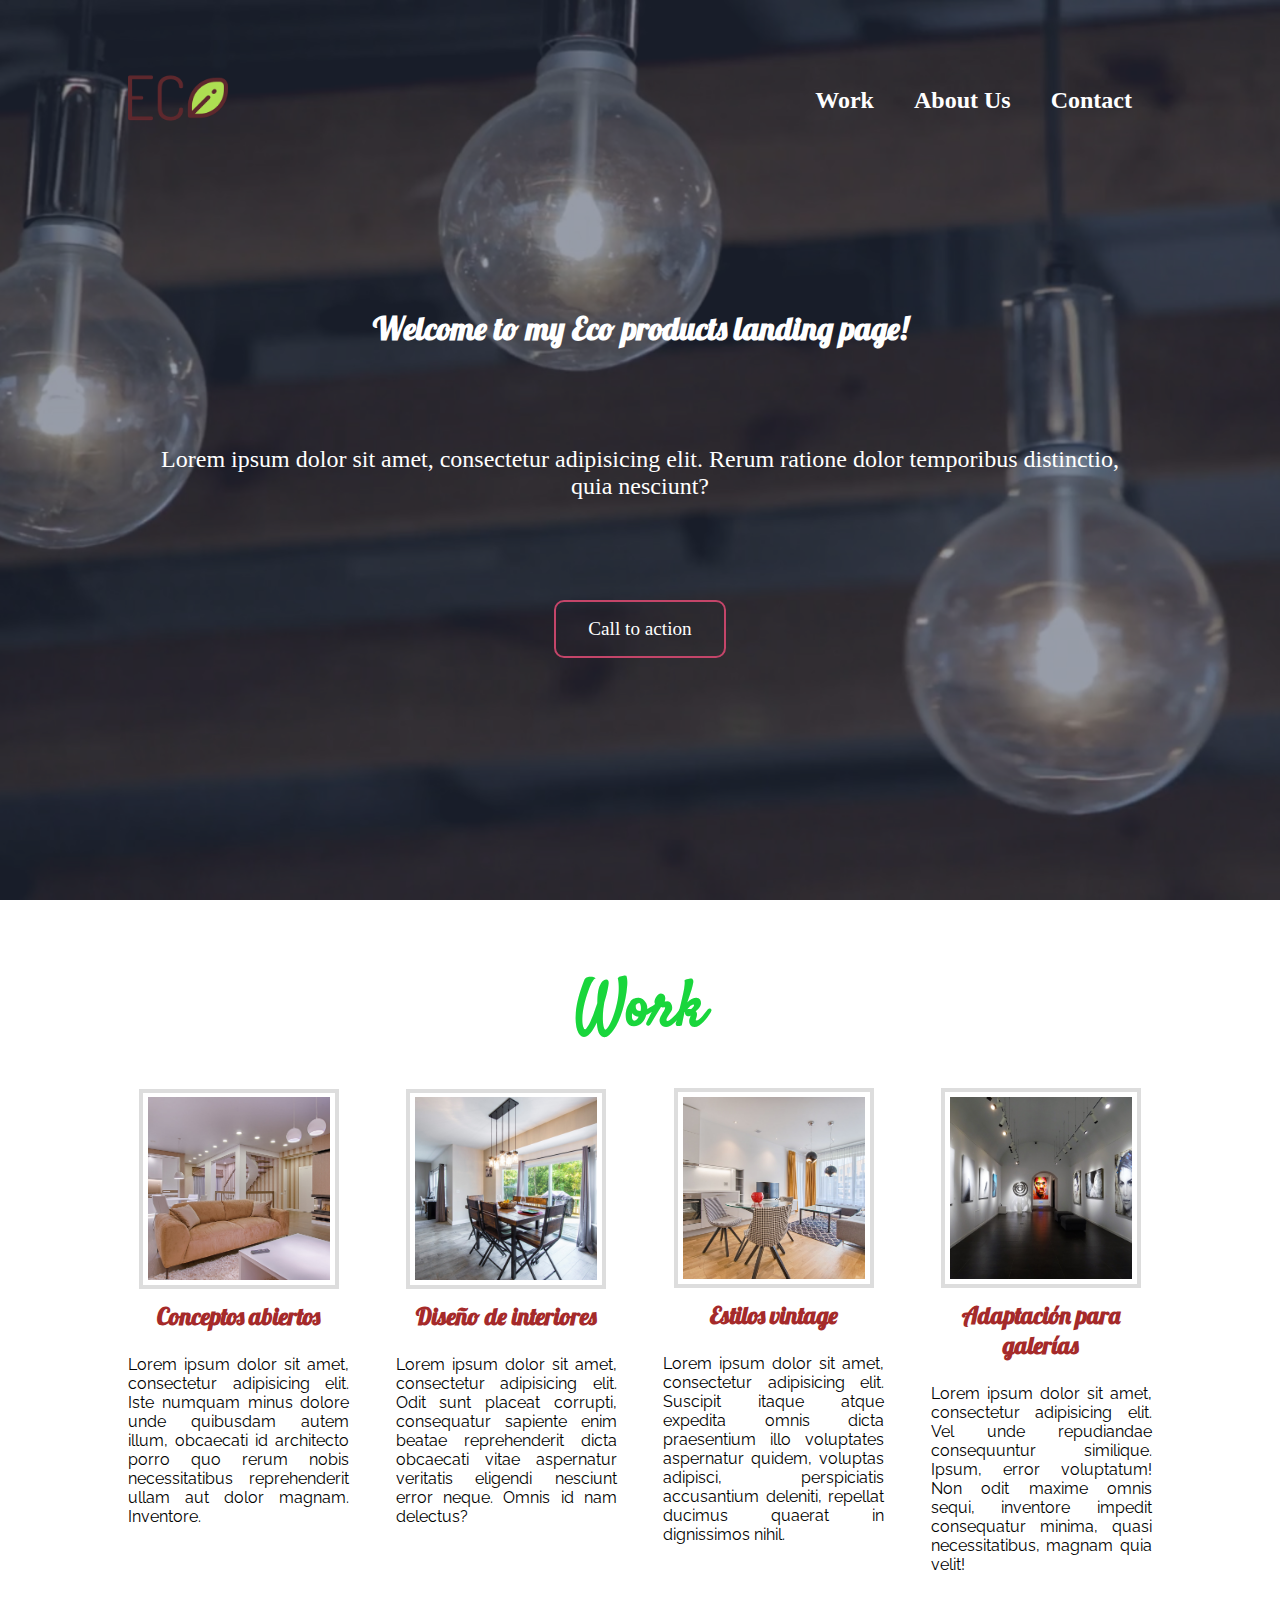
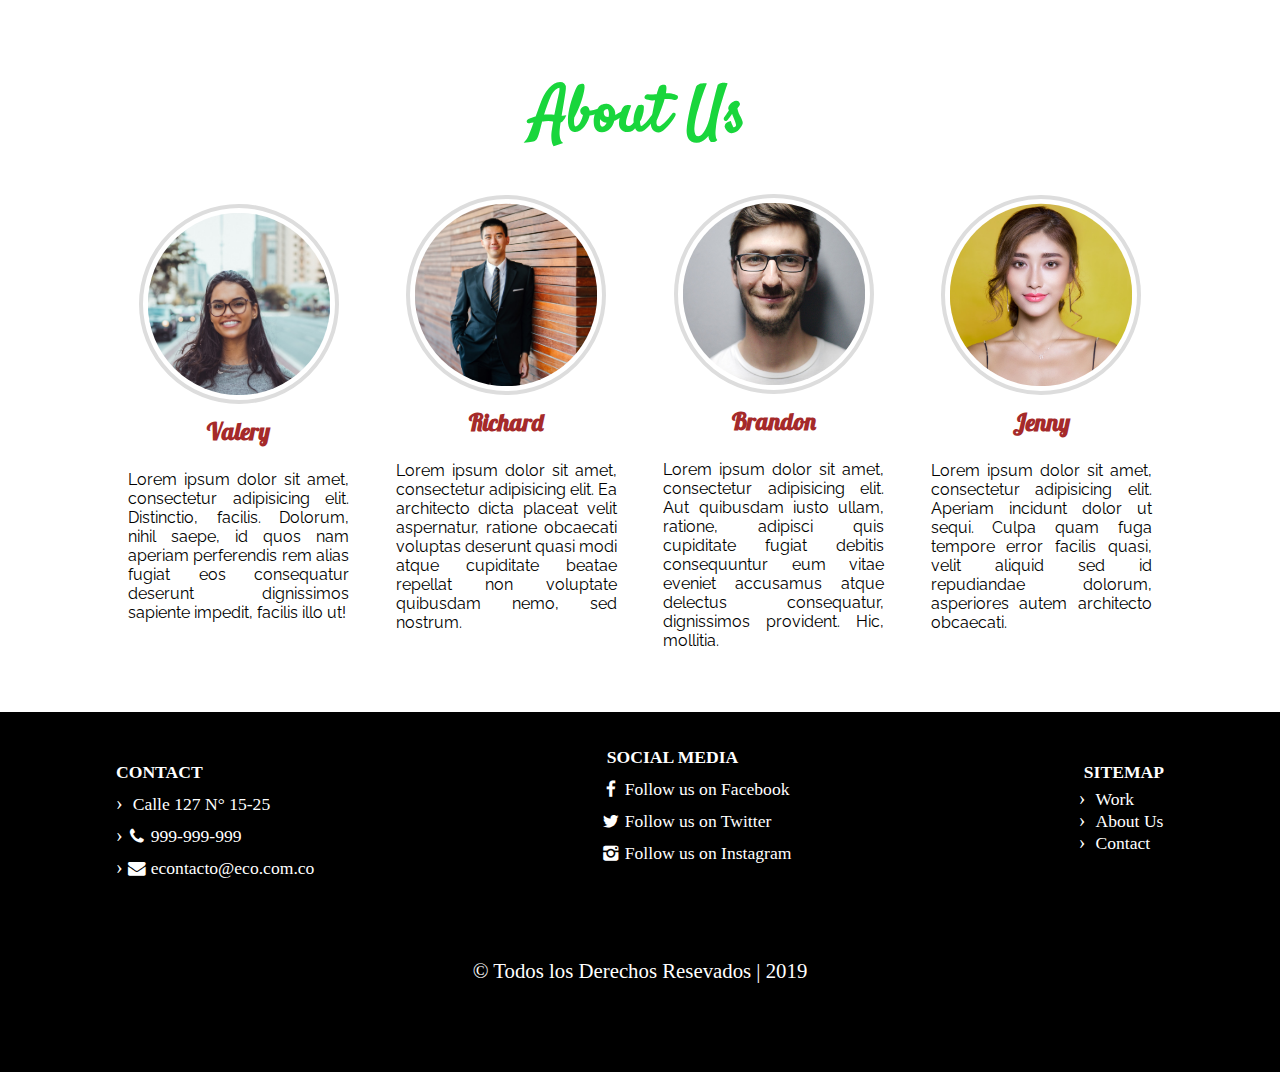
<file: index.html>
<!DOCTYPE html>
<html lang="en" dir="ltr">
  <head>
    <meta charset="utf-8">
    <title>Eco products</title>
    <meta name="viewport" content="width=device-width, initial-scale=1, maximum-scale=1">
    <link rel="shortcut icon" href="images/eco.png">
    <link rel="stylesheet" href="css/estilos.css">
    <link rel="stylesheet" href="css/icons.css">
    <link rel="stylesheet" href="css/menu.css">
    <link href="https://fonts.googleapis.com/css?family=Lobster|Raleway|Satisfy&display=swap" rel="stylesheet">
  </head>
  <body>
    <section class="portada">
      <div class="header__video">
        <video src="video/bulbs.mp4" autoplay loop poster="images/posterimage.jpg"></video>
      </div>
      <header class="header">
        <div class="header__overlay"></div>
        <div class="logo__menu container container--flex">
          <div class="column column--50">
            <figure class="figure__logo">
              <a href="index.html"><img src="images/eco.png" alt="eco.png" class="logo"></a>
            </figure>
          </div>
          <div class="column column--50">
            <input type="checkbox" id="btn__menu">
            <label for="btn__menu"><img src="images/icono-menu.png" alt="icono-menu"></label>
            <nav class="menu">
              <ul>
                <li><a href="#work" class="menu__link menu__link--select">Work</a></li>
                <li><a href="#aboutus" class="menu__link">About Us</a></li>
                <li><a href="contacto.html" class="menu__link">Contact</a></li>
              </ul>
            </nav>
          </div>
        </div>
      </header>
      <div class="banner__content container">
        <h1 class="main__title">Welcome to my Eco products landing page!</h1>
        <p>Lorem ipsum dolor sit amet, consectetur adipisicing elit. Rerum ratione dolor temporibus distinctio, quia nesciunt?</p>
        <a href="#" class="btn">Call to action</a>
      </div>
    </section>
    <main class="main">
      <section class="work__section">
        <div class="work container container--flex">
          <h2 class="workmaintitle" id="work">Work</h2>
          <div class="column column--50-25">
            <img class="work__img" src="images/work1.jpg" alt="work1.jpg">
            <h3 class="title__work">Conceptos abiertos</h3>
            <p class="workdescription">Lorem ipsum dolor sit amet, consectetur adipisicing elit. Iste numquam minus dolore unde quibusdam autem illum, obcaecati id architecto porro quo rerum nobis necessitatibus reprehenderit ullam aut dolor magnam. Inventore.</p>
          </div>
          <div class="column column--50-25">
            <img class="work__img" src="images/work2.jpg" alt="work2.jpg">
            <h3 class="title__work">Diseño de interiores</h3>
            <p class="workdescription">Lorem ipsum dolor sit amet, consectetur adipisicing elit. Odit sunt placeat corrupti, consequatur sapiente enim beatae reprehenderit dicta obcaecati vitae aspernatur veritatis eligendi nesciunt error neque. Omnis id nam delectus?</p>
          </div>
          <div class="column column--50-25">
            <img class="work__img" src="images/work3.jpg" alt="work3.jpg">
            <h3 class="title__work">Estilos vintage</h3>
            <p class="workdescription">Lorem ipsum dolor sit amet, consectetur adipisicing elit. Suscipit itaque atque expedita omnis dicta praesentium illo voluptates aspernatur quidem, voluptas adipisci, perspiciatis accusantium deleniti, repellat ducimus quaerat in dignissimos nihil.</p>
          </div>
          <div class="column column--50-25">
            <img class="work__img" src="images/work4.jpg" alt="work4.jpg">
            <h3 class="title__work">Adaptación para galerías</h3>
            <p class="workdescription">Lorem ipsum dolor sit amet, consectetur adipisicing elit. Vel unde repudiandae consequuntur similique. Ipsum, error voluptatum! Non odit maxime omnis sequi, inventore impedit consequatur minima, quasi necessitatibus, magnam quia velit!</p>
          </div>
        </div>
      </section>
      <section class="aboutus__section">
        <div class="aboutus container container--flex">
          <h2 class="aboutmaintitle" id="aboutus">About Us</h2>
          <div class="column column--50-25">
            <img class="about__img" src="images/about1.jpg" alt="about1.jpg">
            <h3 class="title__about">Valery</h3>
            <p class="aboutdescription">Lorem ipsum dolor sit amet, consectetur adipisicing elit. Distinctio, facilis. Dolorum, nihil saepe, id quos nam aperiam perferendis rem alias fugiat eos consequatur deserunt dignissimos sapiente impedit, facilis illo ut!</p>
          </div>
          <div class="column column--50-25">
            <img class="about__img" src="images/about2.jpg" alt="about2.jpg">
            <h3 class="title__about">Richard</h3>
            <p class="aboutdescription">Lorem ipsum dolor sit amet, consectetur adipisicing elit. Ea architecto dicta placeat velit aspernatur, ratione obcaecati voluptas deserunt quasi modi atque cupiditate beatae repellat non voluptate quibusdam nemo, sed nostrum.</p>
          </div>
          <div class="column column--50-25">
            <img class="about__img" src="images/about3.jpg" alt="about3.jpg">
            <h3 class="title__about">Brandon</h3>
            <p class="aboutdescription">Lorem ipsum dolor sit amet, consectetur adipisicing elit. Aut quibusdam iusto ullam, ratione, adipisci quis cupiditate fugiat debitis consequuntur eum vitae eveniet accusamus atque delectus consequatur, dignissimos provident. Hic, mollitia.</p>
          </div>
          <div class="column column--50-25">
            <img class="about__img" src="images/about4.jpg" alt="about4.jpg">
            <h3 class="title__about">Jenny</h3>
            <p class="aboutdescription">Lorem ipsum dolor sit amet, consectetur adipisicing elit. Aperiam incidunt dolor ut sequi. Culpa quam fuga tempore error facilis quasi, velit aliquid sed id repudiandae dolorum, asperiores autem architecto obcaecati.</p>
          </div>
        </div>
      </section>
    </main>
    <footer class="footer">
      <div class="container container--flex">
        <div class="contact column column--33">
          <p><a href="contacto.html" class="contact__form">CONTACT</a></p>
          <p class="vineta address">Calle 127 N° 15-25</p>
          <p class="vineta phone"><a href="tel:999-999-999" class="icon-phone">999-999-999</a></p>
          <p class="vineta mail"><a href="mailto:econtacto@eco.com.co" class="icon-mail">econtacto@eco.com.co</a></p>
        </div>
        <div class="social__media column column--33">
          <p class="social">SOCIAL MEDIA</p>
          <p><a href="" class="icon-facebook">Follow us on Facebook</a></p>
          <p><a href="" class="icon-twitter">Follow us on Twitter</a></p>
          <p><a href="" class="icon-instagrem">Follow us on Instagram</a></p>
        </div>
        <div class="site__map column column--33">
          <p class="site">SITEMAP</p>
          <nav class="menu__footer">
            <ul>
              <li><a href="#work" class="menu__link menu__link--select">Work</a></li>
              <li><a href="#aboutus" class="menu__link">About Us</a></li>
              <li><a href="contacto.html" class="menu__link">Contact</a></li>
            </ul>
          </nav>
        </div>
      </div>
      <div class="copy">
        <p>&copy Todos los Derechos Resevados | 2019</p>
      </div>
    </footer>
  </body>
</html>
</file>
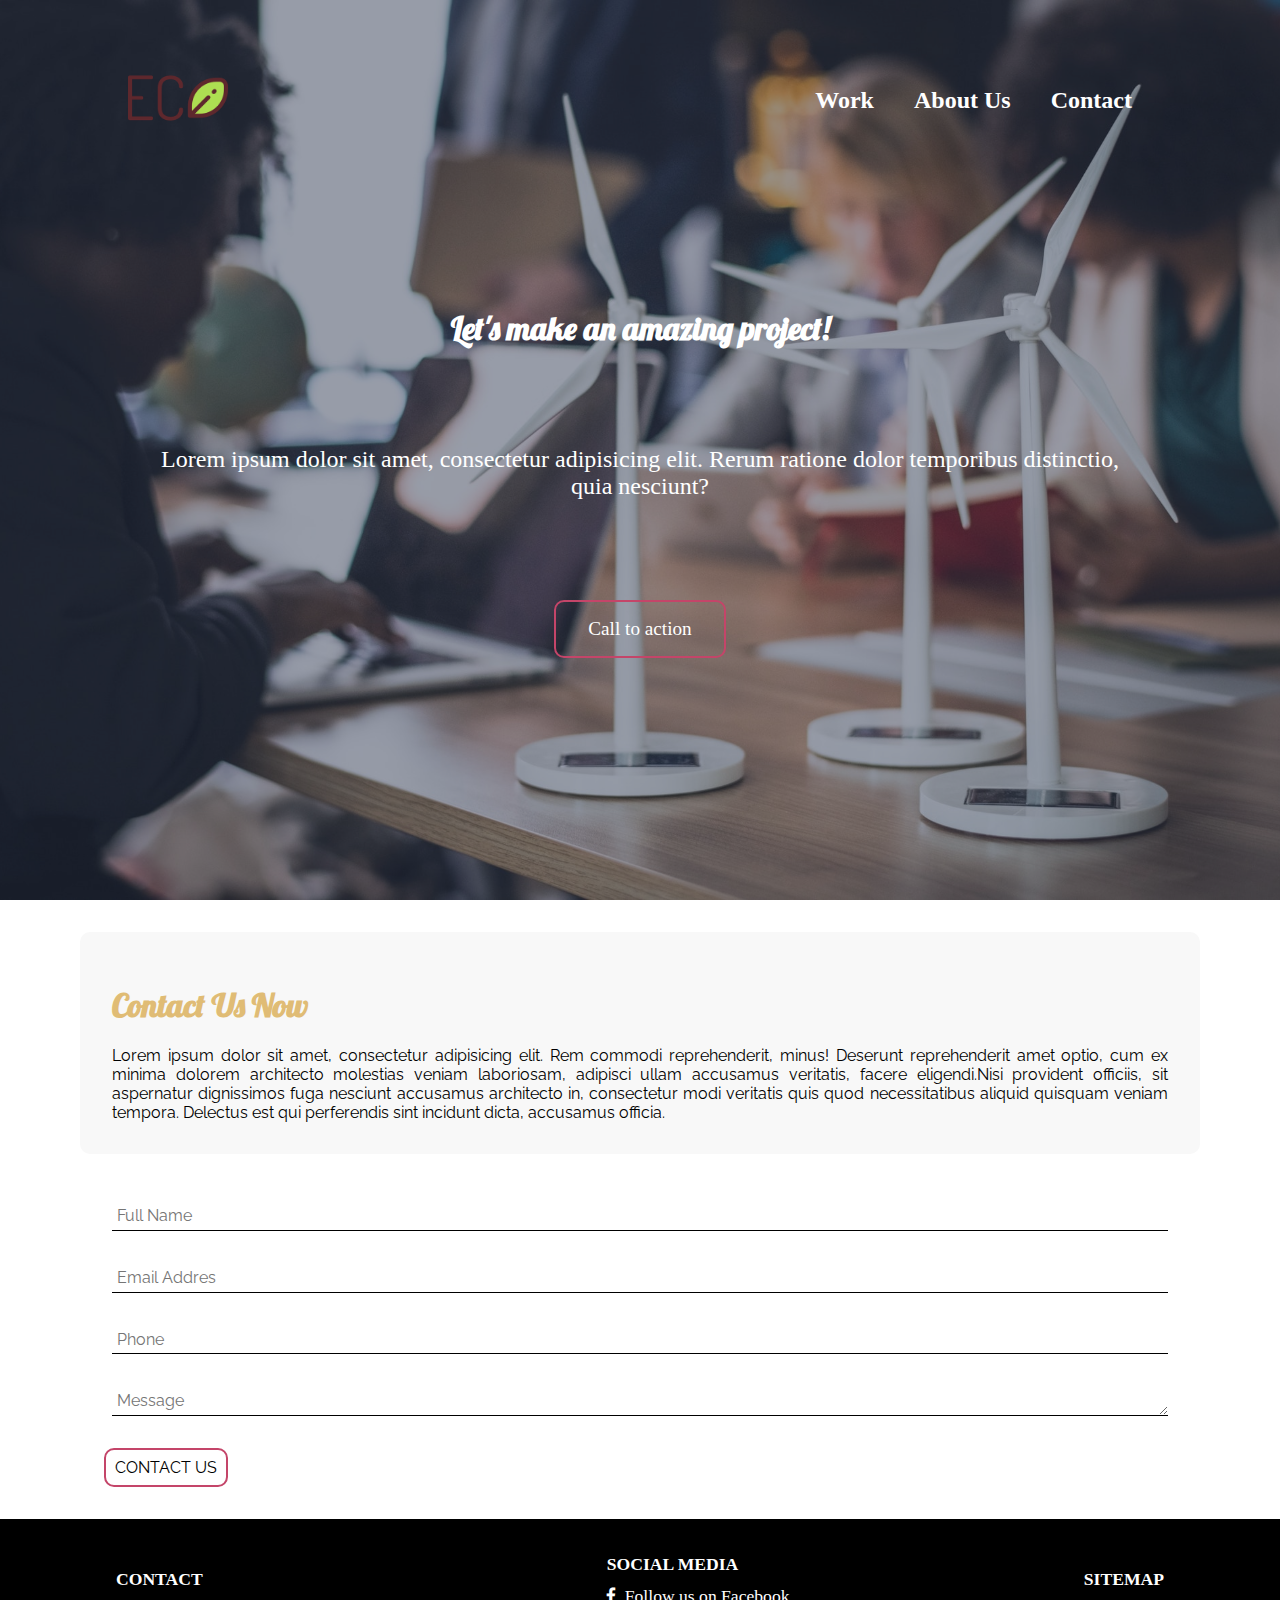
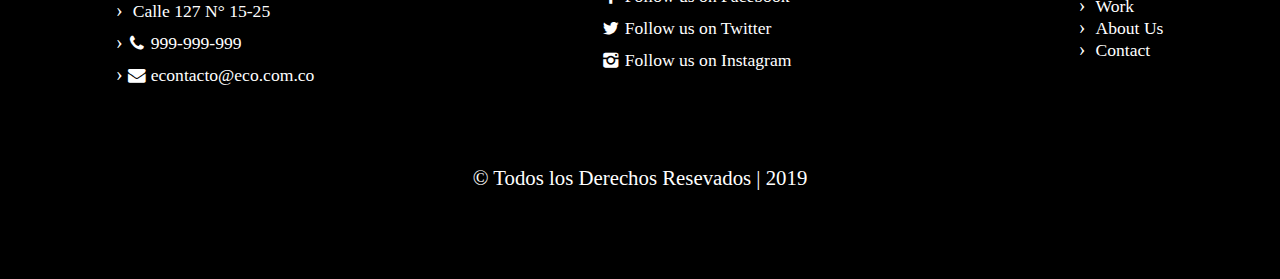
<file: contacto.html>
<!DOCTYPE html>
<html lang="en" dir="ltr">
  <head>
    <meta charset="utf-8">
    <title>Eco products | Contacto</title>
    <meta name="viewport" content="width=device-width, initial-scale=1, maximum-scale=1">
    <link rel="shortcut icon" href="images/eco.png">
    <link rel="stylesheet" href="css/estilos.css">
    <link rel="stylesheet" href="css/icons.css">
    <link rel="stylesheet" href="css/menu.css">
    <link rel="stylesheet" href="css/contacto.css">
    <link href="https://fonts.googleapis.com/css?family=Lobster|Raleway|Satisfy&display=swap" rel="stylesheet">
  </head>
  <body>
    <section class="portada">
      <div class="header__video">
        <img src="images/contact.jpg" alt="contact.jpg">
      </div>
      <header class="header">
        <div class="header__overlay"></div>
        <div class="logo__menu container container--flex">
          <div class="column column--50">
            <figure class="figure__logo">
              <a href="index.html"><img src="images/eco.png" alt="eco.png" class="logo"></a>
            </figure>
          </div>
          <div class="column column--50">
            <input type="checkbox" id="btn__menu">
            <label for="btn__menu"><img src="images/icono-menu.png" alt="icono-menu"></label>
            <nav class="menu">
              <ul>
                <li><a href="index.html#work" class="menu__link menu__link--select">Work</a></li>
                <li><a href="index.html#aboutus" class="menu__link">About Us</a></li>
                <li><a href="contacto.html" class="menu__link">Contact</a></li>
              </ul>
            </nav>
          </div>
        </div>
      </header>
      <div class="banner__content container">
        <h1 class="main__title">Let's make an amazing project!</h1>
        <p>Lorem ipsum dolor sit amet, consectetur adipisicing elit. Rerum ratione dolor temporibus distinctio, quia nesciunt?</p>
        <a href="#" class="btn">Call to action</a>
      </div>
    </section>
    <main>
      <section>
        <div class="content container container--flex">
          <div class="column">
            <h1 class="contact__title">Contact Us Now</h1>
            <p><span>Lorem ipsum dolor sit amet, consectetur adipisicing elit. Rem commodi reprehenderit, minus! Deserunt reprehenderit amet optio, cum ex minima dolorem architecto molestias veniam laboriosam, adipisci ullam accusamus veritatis, facere eligendi.</span><span>Nisi provident officiis, sit aspernatur dignissimos fuga nesciunt accusamus architecto in, consectetur modi veritatis quis quod necessitatibus aliquid quisquam veniam tempora. Delectus est qui perferendis sint incidunt dicta, accusamus officia.</span></p>
          </div>
        </div>
      </section>
      <form class="container container--flex" action="index.html" method="post">
        <div class="formulario column">
          <input type="text" name="name" value="" placeholder="Full Name" required>
          <input type="email" name="mail" value="" placeholder="Email Addres" required>
          <input type="text" name="phone" value="" placeholder="Phone">
          <textarea name="name" rows="1" cols="30" placeholder="Message" class="message"></textarea>
          <input type="submit" name="" value="CONTACT US" class="btn__form">
        </div>
      </form>
    </main>
    <footer class="footer">
      <div class="container container--flex">
        <div class="contact column column--33">
          <p><a href="contacto.html" class="contact__form">CONTACT</a></p>
          <p class="vineta address">Calle 127 N° 15-25</p>
          <p class="vineta phone"><a href="tel:999-999-999" class="icon-phone">999-999-999</a></p>
          <p class="vineta mail"><a href="mailto:econtacto@eco.com.co" class="icon-mail">econtacto@eco.com.co</a></p>
        </div>
        <div class="social__media column column--33">
          <p class="social">SOCIAL MEDIA</p>
          <p><a href="" class="icon-facebook">Follow us on Facebook</a></p>
          <p><a href="" class="icon-twitter">Follow us on Twitter</a></p>
          <p><a href="" class="icon-instagrem">Follow us on Instagram</a></p>
        </div>
        <div class="site__map column column--33">
          <p class="site">SITEMAP</p>
          <nav class="menu__footer">
            <ul>
              <li><a href="index.html#work" class="menu__link menu__link--select">Work</a></li>
              <li><a href="index.html#aboutus" class="menu__link">About Us</a></li>
              <li><a href="contacto.html" class="menu__link">Contact</a></li>
            </ul>
          </nav>
        </div>
      </div>
      <div class="copy">
        <p>&copy Todos los Derechos Resevados | 2019</p>
      </div>
    </footer>
  </body>
</html>
</file>
<file: css/estilos.css>
*
{
  margin: 0;
  padding: 0;
  box-sizing: border-box;
}

body
{
  margin: 0;
  padding: 0;
  /* overflow: hidden; */
}

.container
{
  max-width: 70rem;
  padding: 0 1rem;
  margin: auto;
  text-align: center;
}

.container--flex
{
  display: flex;
  flex-wrap: wrap;
  justify-content: space-between;
  align-items: center;
}

.header
{
  height: 100vh;
  position: relative;
}

.header__overlay
{
  position: absolute;
  height: 100vh;
  width: 100%;
  z-index: -1;
  background: rgba(48, 57, 82, 0.5);
  overflow: hidden;
  /* top: 50%;
  left: 50%;
  transform: translateX(-50%) translateY(-50%); */
}

.header__video
{
  position: absolute;
  height: 100vh;
  width: 100%;
  z-index: -2;
  overflow: hidden;
  /* top: 50%;
  left: 50%;
  transform: translateX(-50%) translateY(-50%); */
}

.header__video video
{
  min-width: 100%;
  min-height: 100%;
  width: 100%;
  object-fit: cover;
  position: absolute;
}

.logo__menu
{
  padding-top: 1rem;
}

.figure__logo
{
  display: inline-block;
}

.logo
{
  max-width: 100px;
}

.menu
{
  text-align: justify;
  color: #FFFFFF;
}

.menu ul
{
  display: flex;
  list-style: none;
}

.menu a
{
  text-decoration: none;
  color: #FFFFFF;
  padding-right: 2rem;
  font-size: 1.2rem;
  font-weight: bold;
}

.menu a:hover
{
  text-decoration: underline;
}

.banner__content
{
  color: #FFFFFF;
  position: absolute;
  height: 50vh;
  width: 100%;
  margin-top: 4%;
  top: 50%;
  left: 50%;
  /* right: 50%; */
  transform: translateX(-50%) translateY(-50%);
  /* margin-top: 1rem; */
}

.banner__content h1
{
  font-size: 2rem;
  font-family: 'Lobster', cursive;
  padding: 0 3rem 3rem 3rem;
}

.banner__content p
{
  font-size: 1.5rem;
}

.btn
{
  display: inline-block;
  color: #FFFFFF;
  background: none;
  text-decoration: none;
  padding: 1rem 2rem;
  margin-top: 3rem;
  border: 2px solid #C44569;
  border-radius: 10px;
  font-size: 1.2rem;
}

.btn:hover
{
  background: #C44569;
  font-family: 'Lobster', cursive;
  color: #272b38;
}

.work, .aboutus
{
  padding: 2rem;
  margin: 2rem;
  margin: auto;
}

.workmaintitle, .aboutmaintitle
{
  font-size: 3rem;
  margin: auto;
  font-family: 'Satisfy', cursive;
  padding: 2rem;
  color: #A52A2A;
  width: 100%;
}

.work__img, .about__img
{
  width: 200px;
  height: 200px;
  object-fit: cover;
  margin: auto;
  padding: 0.3rem;
  border: 4px solid #DDDDDD;
}

.work__img:hover, .about__img:hover
{
  transform: scale(1.04);
  transition: all 0.5s;
  background: rgba(25, 214, 60, 0.8);
}

.about__img
{
  border-radius: 50%;
}

.title__work, .title__about
{
  font-family: 'Lobster', cursive;
  padding: 0.5rem;
  font-size: 1.5rem;
  color: #19d63c;
}

.workdescription, .aboutdescription
{
  font-family: 'Raleway', sans-serif;
  padding: 1rem;
  margin-bottom: 2rem;
  text-align: justify;
  font-size: 1rem;
}

.footer
{
  height: 70vh;
  background: #000000;
  color: #FFFFFF;
}

.footer a
{
  color: #FFFFFF;
  text-decoration: none;
}

.menu__footer a, ul
{
  text-align: left;
  text-decoration: none;
  list-style: none;
  color: #FFFFFF;
}

.menu__footer li::before
{
  content: '›';
  font-size: 20px;
  line-height: 20px;
  padding-right: 10px;
}

.footer .social__media, .contact
{
  text-align: justify;
}

.footer .contact .vineta::before
{
  content: '›';
  font-size: 20px;
  line-height: 20px;
  padding-right: 10px;
}

.footer .column
{
  font-size: 1.1rem;
}

.contact, .social__media, .site__map
{
  padding: 15px;
}

.footer [class*="icon-"]::before
{
  position: relative;
  top: 3px;
  right: 5px;
}

.contact p, .social__media p, .site__map p
{
  padding: 5px;
}

.contact__form, .social, .site
{
  font-weight: bold;
}

.copy
{
  margin: auto;
  text-align: center;
  font-size: 1.3rem;
}
</file>
<file: css/icons.css>
@charset "UTF-8";

@font-face {
  font-family: "eco";
  src:url("../fonts/eco.eot");
  src:url("../fonts/eco.eot?#iefix") format("embedded-opentype"),
    url("../fonts/eco.woff") format("woff"),
    url("../fonts/eco.ttf") format("truetype"),
    url("../fonts/eco.svg#eco") format("svg");
  font-weight: normal;
  font-style: normal;

}

[data-icon]:before {
  font-family: "eco" !important;
  content: attr(data-icon);
  font-style: normal !important;
  font-weight: normal !important;
  font-variant: normal !important;
  text-transform: none !important;
  speak: none;
  line-height: 1;
  -webkit-font-smoothing: antialiased;
  -moz-osx-font-smoothing: grayscale;
}

[class^="icon-"]:before,
[class*=" icon-"]:before {
  font-family: "eco" !important;
  font-style: normal !important;
  font-weight: normal !important;
  font-variant: normal !important;
  text-transform: none !important;
  speak: none;
  line-height: 1;
  -webkit-font-smoothing: antialiased;
  -moz-osx-font-smoothing: grayscale;
}

.icon-phone:before {
  content: "\61";
}
.icon-mail:before {
  content: "\62";
}
.icon-menu:before {
  content: "\63";
}
.icon-facebook:before {
  content: "\64";
}
.icon-instagrem:before {
  content: "\65";
}
.icon-twitter:before {
  content: "\66";
}
</file>
<file: css/menu.css>
#btn__menu
{
  display: none;
}

.header label
{
  display: none;
  box-sizing: content-box;
  width: 40px;
  height: 40px;
  padding: 20px;
  border-radius: 8px;
}

.header label:hover
{
  cursor: pointer;
  background: rgba(255, 255, 255, 0.3);
}

@media screen and (min-width:320px)
{
  .container--flex
  {
    flex-direction: column;
    align-items: flex-start;
  }

  .contact
  {
    padding-top: 45px;
  }

  .logo__menu
  {
    padding: 2rem;
  }

  .header label
  {
    display: block;
    margin-left: -40%;
    z-index: 1000;
  }

  .header__video
  {
    height: 100vh;
  }

  .header
  {
    height: 100vh;
  }

  .header__overlay
  {
    height: 100vh;
  }

  .main__title
  {
    padding-top: 0;
  }

  .banner__content
  {
    margin-top: 17%;
  }

  .banner__content h1 {
    font-size: 1.5rem;
}

.banner__content p {
    font-size: 1.2rem;
}

  .menu
  {
    position: absolute;
    z-index: 1;
    background: rgba(25, 214, 60, 0.8);
    width: 70%;
    margin-left: -85%;
    left: 0%;
    transition: all 0.6s;
  }

  .menu li a
  {
    display: block;
    font-size: 2rem;
    padding: 10px;
  }

  .menu a:hover
  {
    text-decoration: none;
    background: rgba(0, 0, 0, 0.5);
  }

  .menu ul
  {
    display: flex;
    flex-direction: column;
  }

  .menu li
  {
    border-top: 2px solid #FFFFFF;
  }

  .footer
  {
    height: 100vh;
  }

  .copy
  {
    padding-top: 60px;
  }

  #btn__menu:checked ~ .menu
  {
    margin: 0;
  }
}

@media screen and (min-width:480px)
{
  .header__video
  {
    height: 160vh;
  }

  .header
  {
    height: 160vh;
  }

  .header__overlay
  {
    height: 160vh;
  }

  .banner__content
  {
    margin-top: 17%;
  }

  .banner__content h1 {
    font-size: 2rem;
}

.banner__content p {
    font-size: 1.5rem;
}

  .menu li a
  {
    font-size: 1.8rem;
    padding: 0 20px;
  }

  .workmaintitle, .aboutmaintitle
  {
    font-size: 4rem;
    color: #19d63c;
  }

  .work__img, .about__img
  {
    width: 300px;
    height: 300px;
  }

  .title__work, .title__about
  {
    font-size: 1.8rem;
    color: #A52A2A;
  }

  .workdescription, .aboutdescription
  {
    font-size: 1.2rem;
  }

  .footer
  {
    height: 175vh;
  }
}

@media screen and (min-width:768px)
{

  .container--flex
  {
    flex-direction: row;
    align-items:center;
    /* justify-content: space-between; */
  }

  .header label
  {
    display: none;
  }

  .header__video
  {
    height: 70vh;
  }

  .header
  {
    height: 70vh;
  }

  .header__overlay
  {
    height: 70vh;
  }

  .banner__content
  {
    margin-top: 4%;
  }

  .column--50-25
  {
    width: 49%;
  }

  .workmaintitle, .aboutmaintitle
  {
    font-size: 4rem;
    color: #A52A2A;
  }

  .work__img, .about__img
  {
    width: 200px;
    height: 200px;
  }

  .title__work, .title__about
  {
    font-size: 1.5rem;
    color: #19d63c;
  }

  .workdescription, .aboutdescription
  {
    font-size: 1rem;
  }

  .footer
  {
    height: 30vh;
  }
  .menu
  {
    position: relative;
    background: none;
    width: 100%;
    margin-left: 0;
  }

  .menu li a
  {
    font-size: 1.5rem;
    padding: 0 20px;
  }

  .menu a:hover
  {
    text-decoration: underline;
    background: none;
  }

  .menu ul
  {
    display: flex;
    flex-direction: row;
  }

  .menu li
  {
    border-top: none;
  }

  #btn__menu:checked ~ .menu
  {
    margin: 0;
  }
}

@media screen and (min-width:810px)
{
  .logo__menu
  {
    padding: 3rem;
  }

  .header__video
  {
    height: 130vh;
  }

  .header
  {
    height: 130vh;
  }

  .header__overlay
  {
    height: 130vh;
  }

  .banner__content h1
  {
    padding: 2rem 3rem 3rem 3rem;
  }

  .banner__content
  {
    margin-top: 4%;
  }

  .footer
  {
    height: 100vh;
  }
}
@media screen and (min-width:1024px)
{
  .logo__menu
  {
    padding: 3rem;
  }

  .header__video
  {
    height: 90vh;
  }

  .header
  {
    height: 90vh;
  }

  .header__overlay
  {
    height: 90vh;
  }

  .banner__content p, .btn
  {
    margin-top: 4%;
    margin: 50px;
  }

  .column--50-25
  {
    width: 49%;
  }

  .workmaintitle, .aboutmaintitle
  {
    font-size: 5rem;
    color: #19d63c;
  }

  .work__img, .about__img
  {
    width: 300px;
    height: 300px;
  }

  .title__work, .title__about
  {
    font-size: 2rem;
    color: #A52A2A;
  }

  .workdescription, .aboutdescription
  {
    font-size: 1.2rem;
  }

  .footer
  {
    height: 40vh;
  }
}

@media screen and (min-width:1200px)
{
  .header__video
  {
    height: 100vh;
  }

  .header
  {
    height: 100vh;
  }

  .header__overlay
  {
    height: 100vh;
  }

  .banner__content p, .btn
  {
    margin-top: 4%;
    margin: 50px;
  }

  .column--50-25
  {
    width: 24%;
    max-height: 486px;
  }

  .workmaintitle, .aboutmaintitle
  {
    font-size: 4rem;
    color: #19d63c;
  }

  .aboutmaintitle, .aboutus
  {
    /* padding-top: 0; */
  }

  .work__img, .about__img
  {
    width: 200px;
    height: 200px;
  }

  .title__work, .title__about
  {
    font-size: 1.5rem;
    color: #A52A2A;
  }

  .workdescription, .aboutdescription
  {
    font-size: 1rem;
  }
}

@media screen and (min-width:1300px)
{
  *
  {
    font-size: 1.1rem;
  }

  .banner__content
  {
    margin-top: 4%;
  }
}
</file>
<file: css/contacto.css>
input, textarea
{
  font-family: 'Raleway', sans-serif;
  font-size: 1rem;
  padding: .3rem;
  margin: 1rem;
  border: none;
  border-bottom: 1px solid #000000;
}

.header__video img
{
  min-width: 100%;
  min-height: 100%;
  width: 100%;
  object-fit: cover;
}

.container, .container--flex
{
  flex-wrap: wrap;
}

.formulario
{
  text-align: left;
  display: flex;
  flex-direction: column;
  width: 100%;
}

.contact__title
{
  color: #e0bc75;
  padding: 1.3rem 0;
  font-family: 'Lobster', cursive;
  font-size: 2rem;
}

.content
{
  text-align: justify;
  background: #f8f8f8;
  padding: 2rem;
  margin: auto;
  margin-top: 2rem;
  margin-bottom: 2rem;
  font-family: 'Raleway', sans-serif;
  border-radius: 10px;
}

.btn__form:hover
{
  background-color: #C44569;
  color: #FFFFFF;
}

.btn__form
{
  width: 124px;
  margin: 1rem 0.5rem;
  text-align: center;
  display: inline-block;
  color: #000000;
  background: none;
  text-decoration: none;
  padding: .5rem 0;
  border: 2px solid #C44569;
  border-radius: 10px;
  font-size: 1rem;
  cursor: pointer;
}

.footer
{
  margin-top: 1rem;
}
</file>
